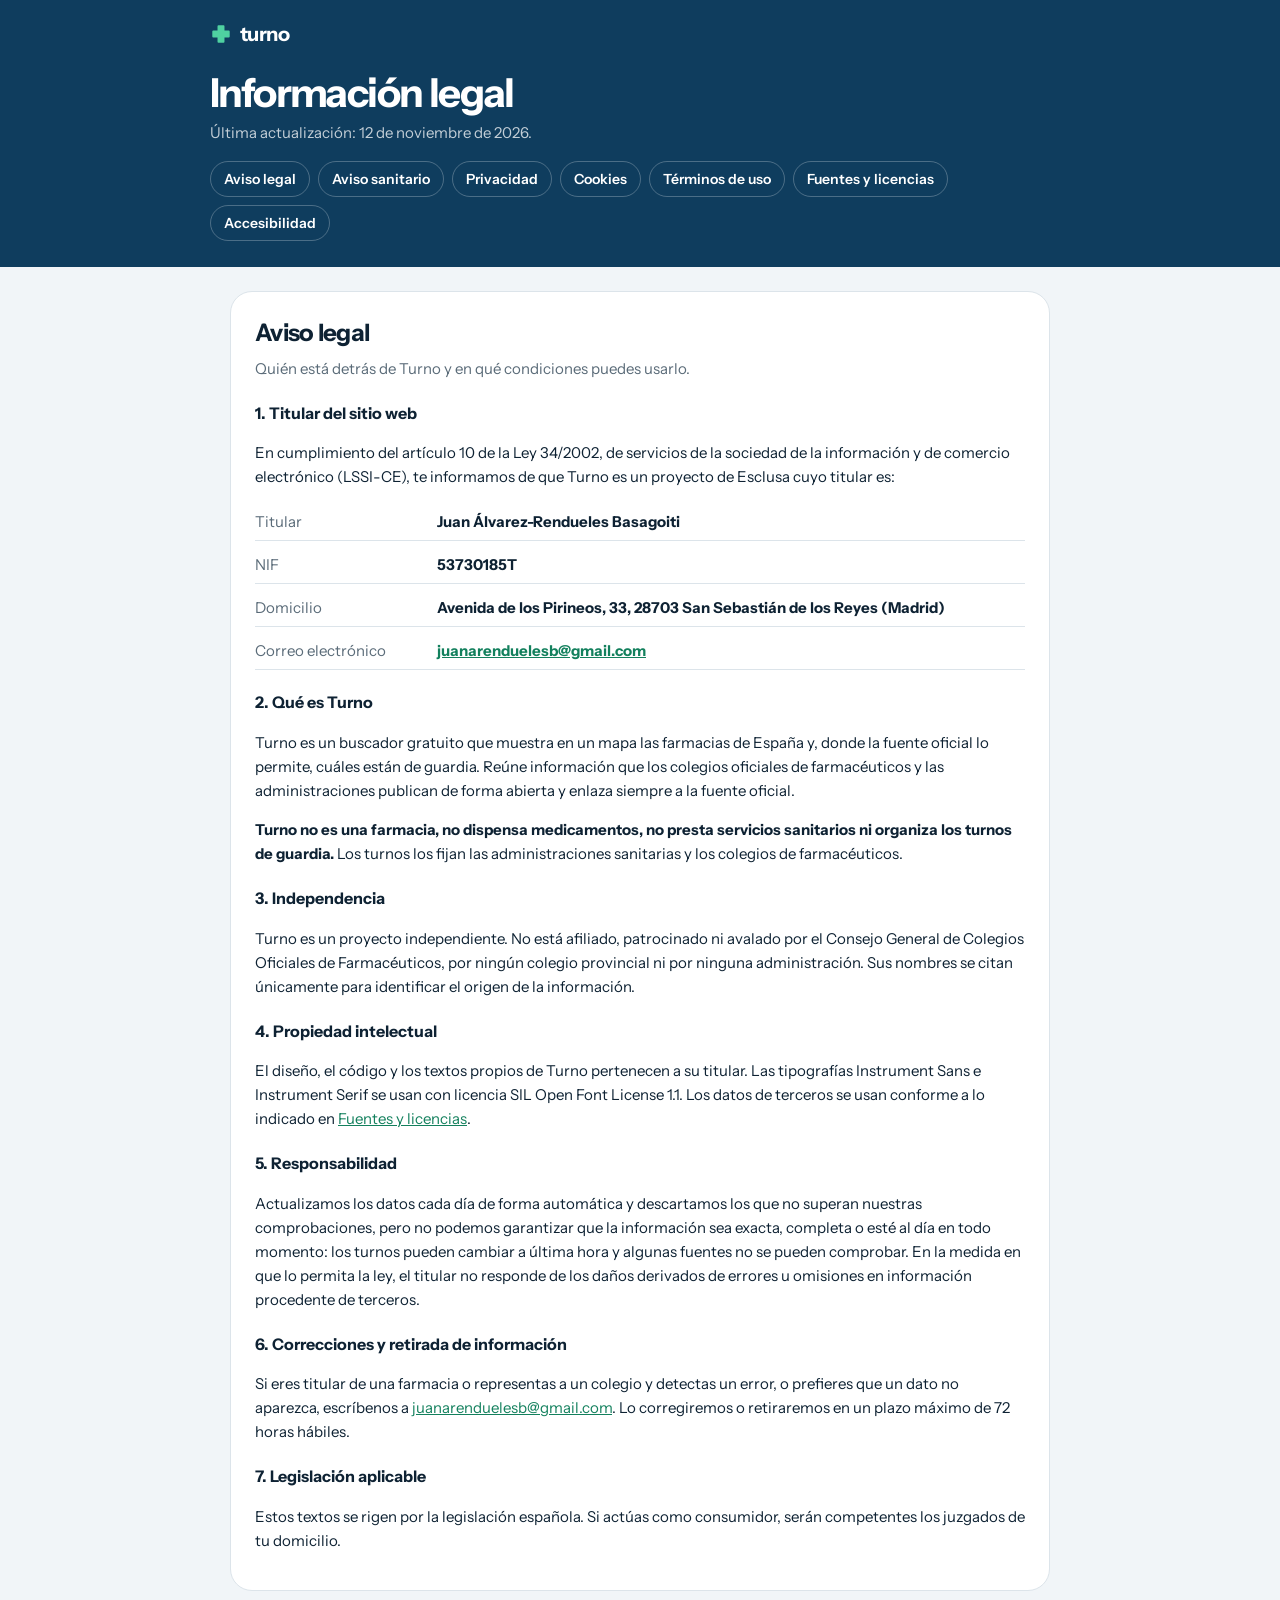
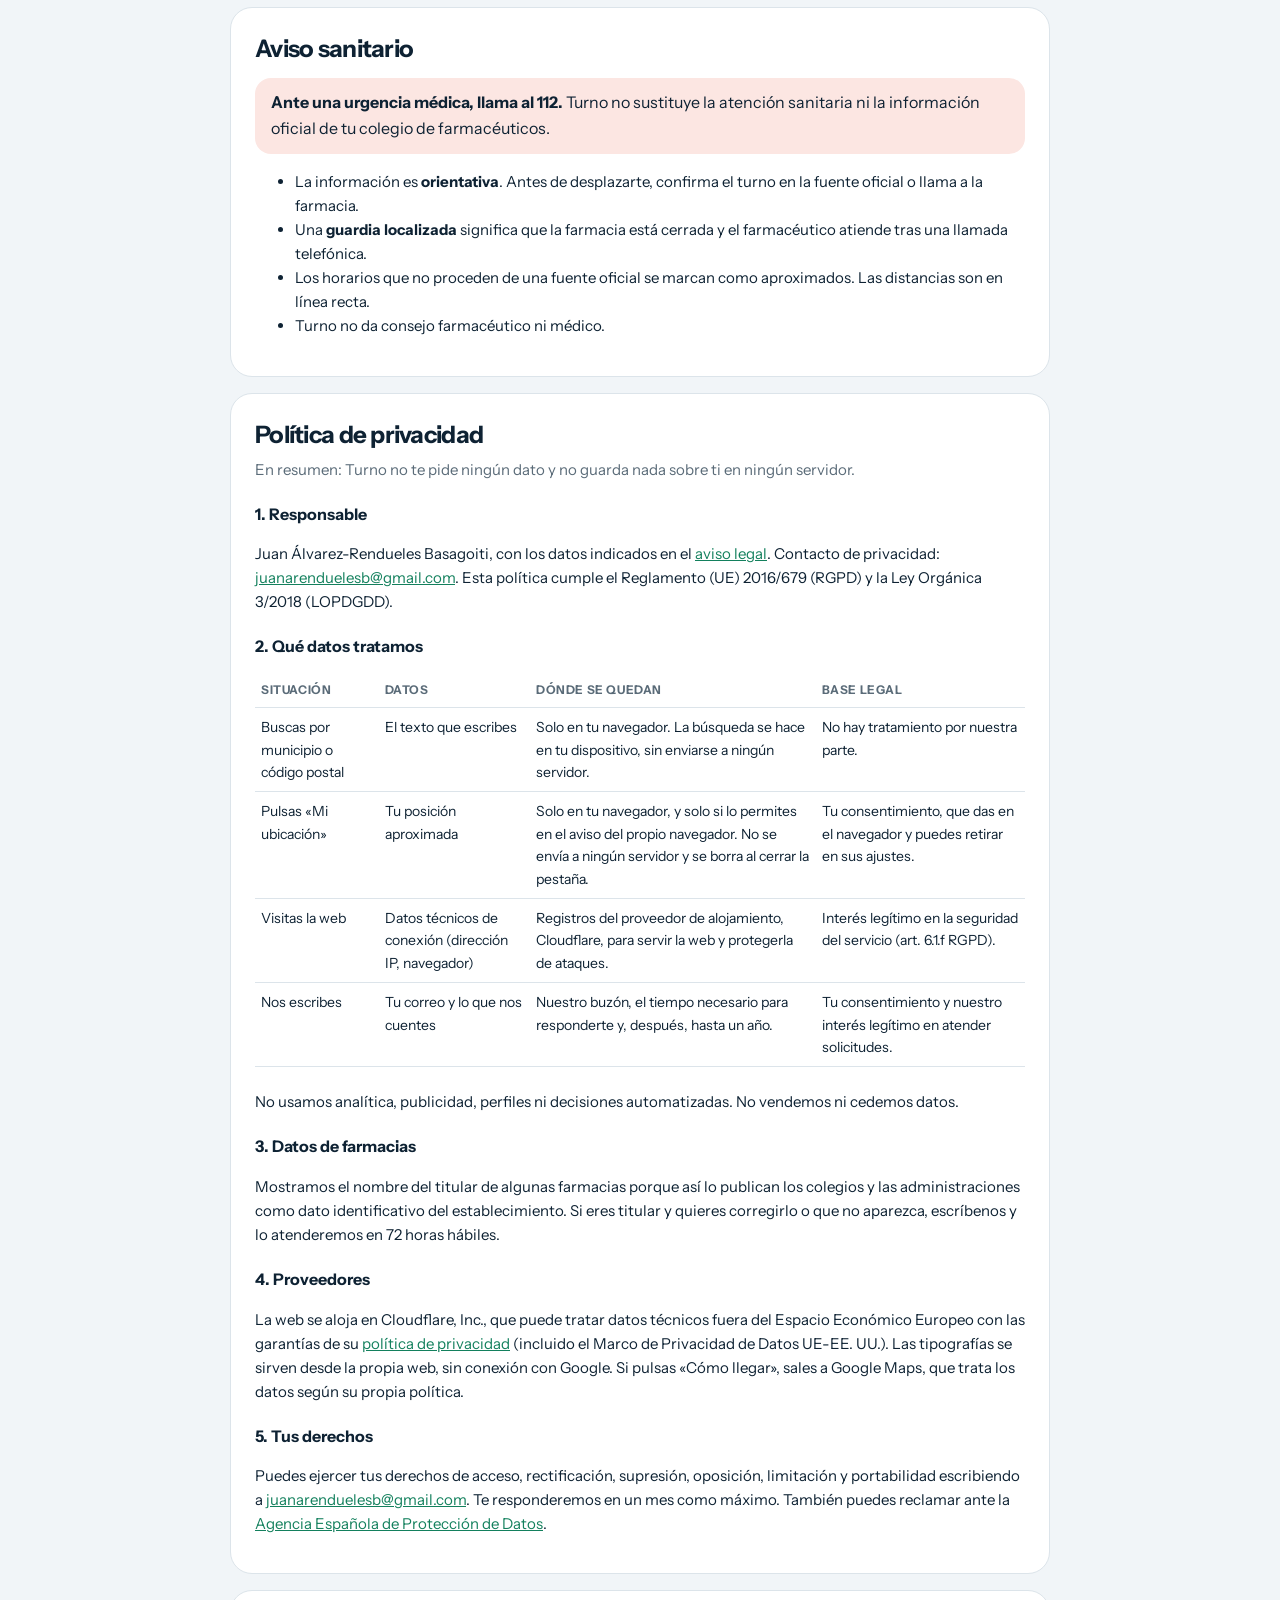
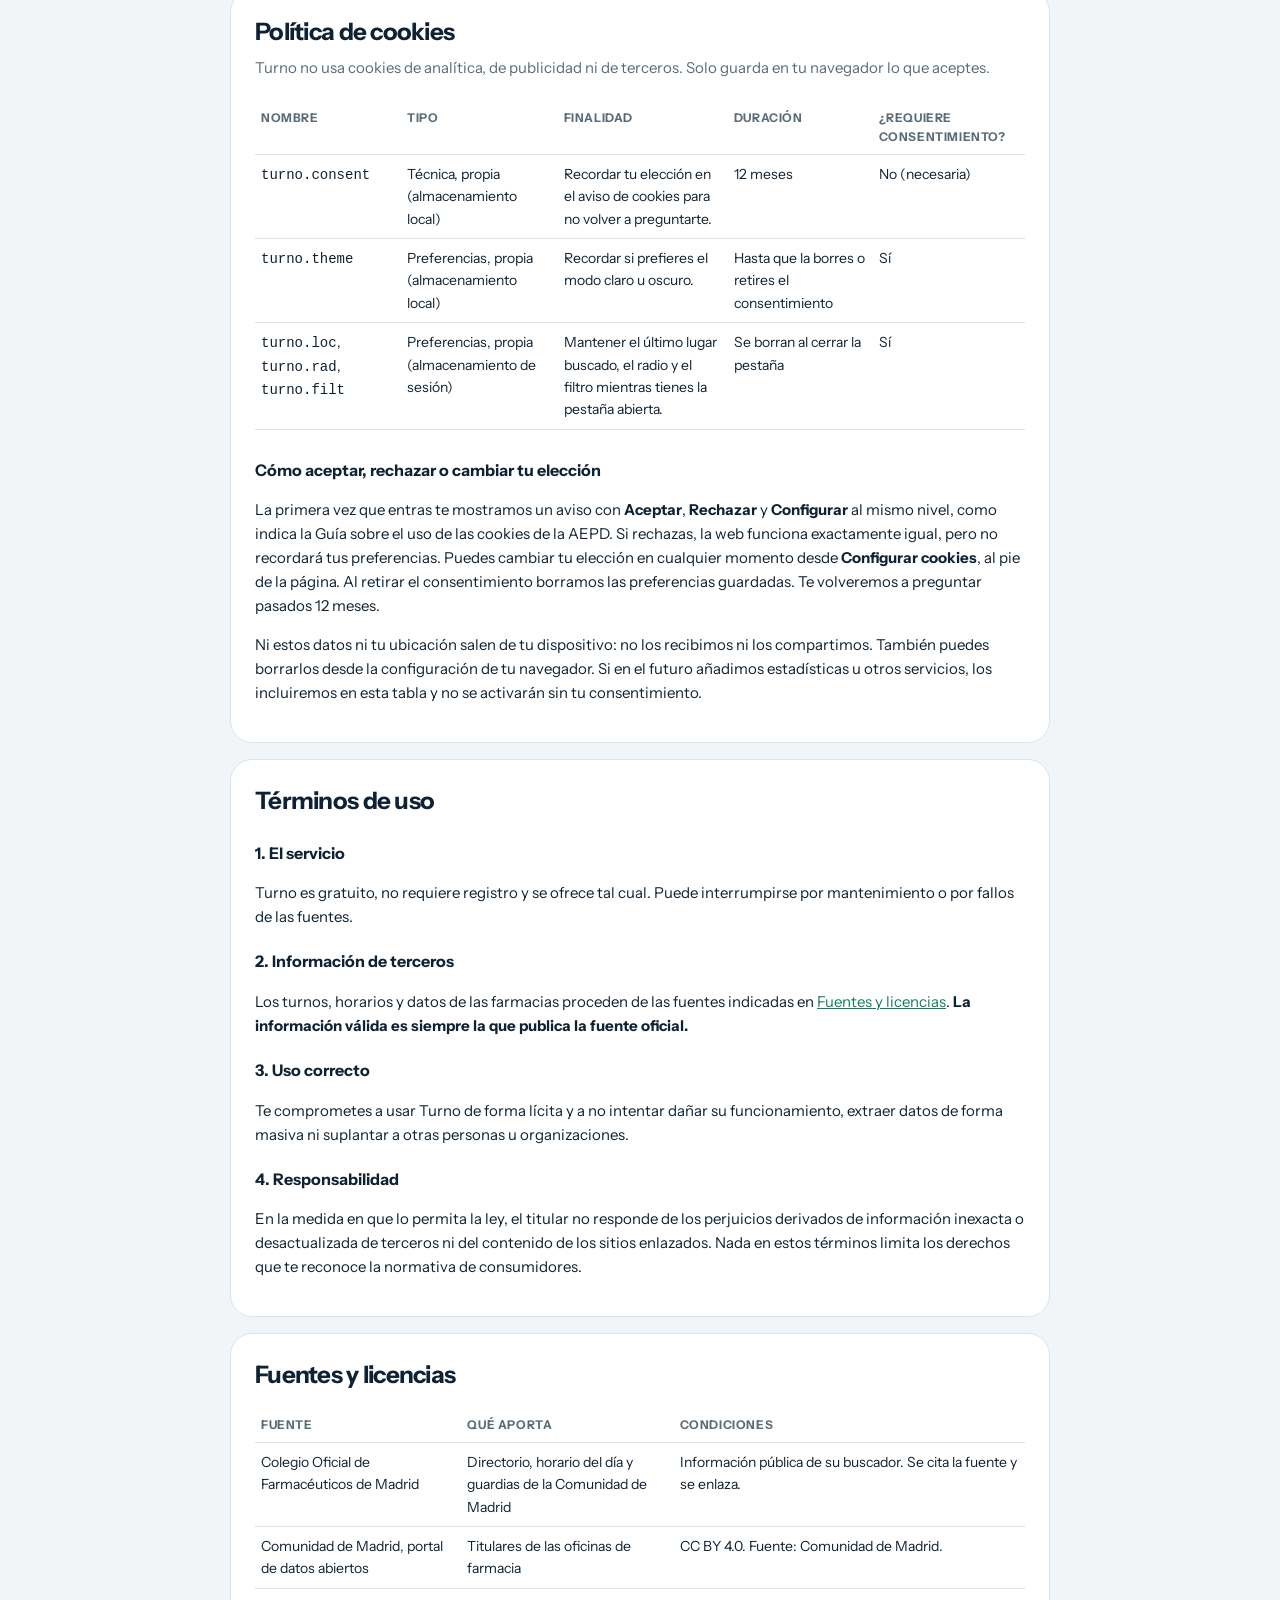
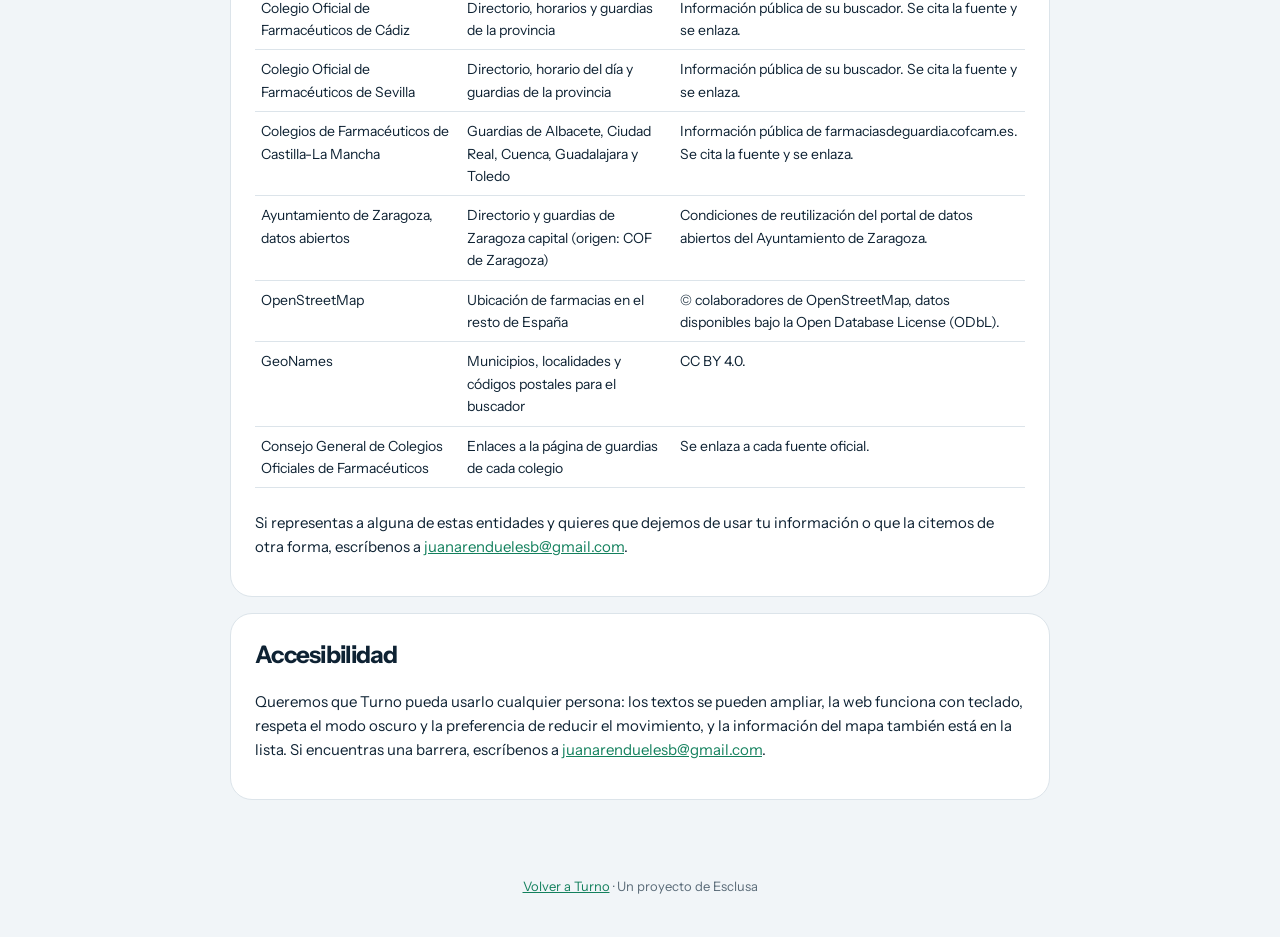
<file: site/legal.html>
<!DOCTYPE html>
<html lang="es">
<head>
<meta charset="utf-8">
<meta name="viewport" content="width=device-width,initial-scale=1">
<title>Información legal · Turno</title>
<meta name="robots" content="noindex, nofollow">
<link rel="icon" href="icons/icon.svg" type="image/svg+xml">
<style>
@font-face{font-family:"Instrument Sans";font-weight:400;font-display:swap;src:url(fonts/instrument-sans-latin-400-normal.woff2) format("woff2")}
@font-face{font-family:"Instrument Sans";font-weight:600;font-display:swap;src:url(fonts/instrument-sans-latin-600-normal.woff2) format("woff2")}
@font-face{font-family:"Instrument Sans";font-weight:700;font-display:swap;src:url(fonts/instrument-sans-latin-700-normal.woff2) format("woff2")}
:root{--surface:#F1F5F8;--ink:#0E2233;--muted:#5A6B78;--accent:#13805D;--brand:#0F3D5E;--hair:#DCE4EA;--guard:#D63B2A;--guard-t:#FCE6E2;--solid:#fff}
@media (prefers-color-scheme:dark){:root{--surface:#09131B;--ink:#E7EEF3;--muted:#93A4B1;--accent:#4CC79A;--brand:#0B2A41;--hair:#1F303D;--guard:#FF6A55;--guard-t:#3A1714;--solid:#111E28}}
*{box-sizing:border-box}
body{margin:0;background:var(--surface);color:var(--ink);font:16px/1.6 "Instrument Sans",-apple-system,BlinkMacSystemFont,"Helvetica Neue",Arial,sans-serif;-webkit-font-smoothing:antialiased}
a{color:var(--accent)}
header{background:var(--brand);color:#fff;padding:18px 20px 26px}
header .in,main{max-width:860px;margin:0 auto}
header a.home{color:#fff;text-decoration:none;font-weight:700;letter-spacing:-.03em;font-size:20px;display:inline-flex;align-items:center;gap:8px}
header a.home svg{width:22px;height:22px}
header h1{font-size:clamp(28px,4vw,40px);letter-spacing:-.04em;line-height:1.1;margin:18px 0 6px}
header p{margin:0;color:rgba(255,255,255,.75)}
nav.toc{display:flex;flex-wrap:wrap;gap:8px;margin-top:16px}
nav.toc a{color:#fff;text-decoration:none;font-size:14px;font-weight:600;border:1px solid rgba(255,255,255,.25);border-radius:999px;padding:6px 13px}
nav.toc a:hover{background:rgba(255,255,255,.1)}
main{padding:24px 20px 60px}
section{background:var(--solid);border:1px solid var(--hair);border-radius:22px;padding:22px 24px;margin-bottom:16px}
section h2{font-size:24px;letter-spacing:-.03em;margin:0 0 4px}
section .intro{color:var(--muted);margin:0 0 12px}
h3{font-size:16px;margin:20px 0 4px}
p,li{font-size:15px}
.pend{background:var(--guard-t);color:var(--guard);font-weight:700;border-radius:6px;padding:1px 6px}
ul.datos{list-style:none;padding:0;margin:8px 0;display:grid;gap:6px}
ul.datos li{display:flex;gap:12px;border-bottom:1px solid var(--hair);padding:6px 0}
ul.datos span{min-width:170px;color:var(--muted)}
.box{border-radius:16px;padding:12px 16px;background:var(--guard-t);margin:10px 0}
table{width:100%;border-collapse:collapse;font-size:14px;margin:8px 0}
th,td{border-bottom:1px solid var(--hair);padding:8px 6px;text-align:left;vertical-align:top}
th{font-size:12px;letter-spacing:.05em;text-transform:uppercase;color:var(--muted)}
.wrap-t{overflow-x:auto}
footer{color:var(--muted);font-size:13px;text-align:center;padding-bottom:40px}
</style>
</head>
<body>
<header><div class="in">
  <a class="home" href="./"><svg viewBox="0 0 24 24" aria-hidden="true"><path fill="#4FD1A1" d="M9.2 2.5h5.6a1 1 0 0 1 1 1v4.7h4.7a1 1 0 0 1 1 1v5.6a1 1 0 0 1-1 1h-4.7v4.7a1 1 0 0 1-1 1H9.2a1 1 0 0 1-1-1v-4.7H3.5a1 1 0 0 1-1-1V9.2a1 1 0 0 1 1-1h4.7V3.5a1 1 0 0 1 1-1z"/></svg>turno</a>
  <h1>Información legal</h1>
  <p>Última actualización: 12 de noviembre de 2026.</p>
  <nav class="toc"><a href="#aviso-legal">Aviso legal</a><a href="#sanitario">Aviso sanitario</a><a href="#privacidad">Privacidad</a><a href="#cookies">Cookies</a><a href="#terminos">Términos de uso</a><a href="#fuentes">Fuentes y licencias</a><a href="#accesibilidad">Accesibilidad</a></nav>
</div></header>
<main>

<section id="aviso-legal">
<h2>Aviso legal</h2>
<p class="intro">Quién está detrás de Turno y en qué condiciones puedes usarlo.</p>
<h3>1. Titular del sitio web</h3>
<p>En cumplimiento del artículo 10 de la Ley 34/2002, de servicios de la sociedad de la información y de comercio electrónico (LSSI-CE), te informamos de que Turno es un proyecto de Esclusa cuyo titular es:</p>
<ul class="datos">
<li><span>Titular</span><b>Juan Álvarez-Rendueles Basagoiti</b></li>
<li><span>NIF</span><b>53730185T</b></li>
<li><span>Domicilio</span><b>Avenida de los Pirineos, 33, 28703 San Sebastián de los Reyes (Madrid)</b></li>
<li><span>Correo electrónico</span><b><a href="mailto:juanarenduelesb@gmail.com">juanarenduelesb@gmail.com</a></b></li>
</ul>
<h3>2. Qué es Turno</h3>
<p>Turno es un buscador gratuito que muestra en un mapa las farmacias de España y, donde la fuente oficial lo permite, cuáles están de guardia. Reúne información que los colegios oficiales de farmacéuticos y las administraciones publican de forma abierta y enlaza siempre a la fuente oficial.</p>
<p><b>Turno no es una farmacia, no dispensa medicamentos, no presta servicios sanitarios ni organiza los turnos de guardia.</b> Los turnos los fijan las administraciones sanitarias y los colegios de farmacéuticos.</p>
<h3>3. Independencia</h3>
<p>Turno es un proyecto independiente. No está afiliado, patrocinado ni avalado por el Consejo General de Colegios Oficiales de Farmacéuticos, por ningún colegio provincial ni por ninguna administración. Sus nombres se citan únicamente para identificar el origen de la información.</p>
<h3>4. Propiedad intelectual</h3>
<p>El diseño, el código y los textos propios de Turno pertenecen a su titular. Las tipografías Instrument Sans e Instrument Serif se usan con licencia SIL Open Font License 1.1. Los datos de terceros se usan conforme a lo indicado en <a href="#fuentes">Fuentes y licencias</a>.</p>
<h3>5. Responsabilidad</h3>
<p>Actualizamos los datos cada día de forma automática y descartamos los que no superan nuestras comprobaciones, pero no podemos garantizar que la información sea exacta, completa o esté al día en todo momento: los turnos pueden cambiar a última hora y algunas fuentes no se pueden comprobar. En la medida en que lo permita la ley, el titular no responde de los daños derivados de errores u omisiones en información procedente de terceros.</p>
<h3>6. Correcciones y retirada de información</h3>
<p>Si eres titular de una farmacia o representas a un colegio y detectas un error, o prefieres que un dato no aparezca, escríbenos a <a href="mailto:juanarenduelesb@gmail.com">juanarenduelesb@gmail.com</a>. Lo corregiremos o retiraremos en un plazo máximo de 72 horas hábiles.</p>
<h3>7. Legislación aplicable</h3>
<p>Estos textos se rigen por la legislación española. Si actúas como consumidor, serán competentes los juzgados de tu domicilio.</p>
</section>

<section id="sanitario">
<h2>Aviso sanitario</h2>
<div class="box"><b>Ante una urgencia médica, llama al 112.</b> Turno no sustituye la atención sanitaria ni la información oficial de tu colegio de farmacéuticos.</div>
<ul>
<li>La información es <b>orientativa</b>. Antes de desplazarte, confirma el turno en la fuente oficial o llama a la farmacia.</li>
<li>Una <b>guardia localizada</b> significa que la farmacia está cerrada y el farmacéutico atiende tras una llamada telefónica.</li>
<li>Los horarios que no proceden de una fuente oficial se marcan como aproximados. Las distancias son en línea recta.</li>
<li>Turno no da consejo farmacéutico ni médico.</li>
</ul>
</section>

<section id="privacidad">
<h2>Política de privacidad</h2>
<p class="intro">En resumen: Turno no te pide ningún dato y no guarda nada sobre ti en ningún servidor.</p>
<h3>1. Responsable</h3>
<p>Juan Álvarez-Rendueles Basagoiti, con los datos indicados en el <a href="#aviso-legal">aviso legal</a>. Contacto de privacidad: <a href="mailto:juanarenduelesb@gmail.com">juanarenduelesb@gmail.com</a>. Esta política cumple el Reglamento (UE) 2016/679 (RGPD) y la Ley Orgánica 3/2018 (LOPDGDD).</p>
<h3>2. Qué datos tratamos</h3>
<div class="wrap-t"><table>
<thead><tr><th>Situación</th><th>Datos</th><th>Dónde se quedan</th><th>Base legal</th></tr></thead>
<tbody>
<tr><td>Buscas por municipio o código postal</td><td>El texto que escribes</td><td>Solo en tu navegador. La búsqueda se hace en tu dispositivo, sin enviarse a ningún servidor.</td><td>No hay tratamiento por nuestra parte.</td></tr>
<tr><td>Pulsas «Mi ubicación»</td><td>Tu posición aproximada</td><td>Solo en tu navegador, y solo si lo permites en el aviso del propio navegador. No se envía a ningún servidor y se borra al cerrar la pestaña.</td><td>Tu consentimiento, que das en el navegador y puedes retirar en sus ajustes.</td></tr>
<tr><td>Visitas la web</td><td>Datos técnicos de conexión (dirección IP, navegador)</td><td>Registros del proveedor de alojamiento, Cloudflare, para servir la web y protegerla de ataques.</td><td>Interés legítimo en la seguridad del servicio (art. 6.1.f RGPD).</td></tr>
<tr><td>Nos escribes</td><td>Tu correo y lo que nos cuentes</td><td>Nuestro buzón, el tiempo necesario para responderte y, después, hasta un año.</td><td>Tu consentimiento y nuestro interés legítimo en atender solicitudes.</td></tr>
</tbody></table></div>
<p>No usamos analítica, publicidad, perfiles ni decisiones automatizadas. No vendemos ni cedemos datos.</p>
<h3>3. Datos de farmacias</h3>
<p>Mostramos el nombre del titular de algunas farmacias porque así lo publican los colegios y las administraciones como dato identificativo del establecimiento. Si eres titular y quieres corregirlo o que no aparezca, escríbenos y lo atenderemos en 72 horas hábiles.</p>
<h3>4. Proveedores</h3>
<p>La web se aloja en Cloudflare, Inc., que puede tratar datos técnicos fuera del Espacio Económico Europeo con las garantías de su <a href="https://www.cloudflare.com/privacypolicy/" rel="noopener noreferrer">política de privacidad</a> (incluido el Marco de Privacidad de Datos UE-EE. UU.). Las tipografías se sirven desde la propia web, sin conexión con Google. Si pulsas «Cómo llegar», sales a Google Maps, que trata los datos según su propia política.</p>
<h3>5. Tus derechos</h3>
<p>Puedes ejercer tus derechos de acceso, rectificación, supresión, oposición, limitación y portabilidad escribiendo a <a href="mailto:juanarenduelesb@gmail.com">juanarenduelesb@gmail.com</a>. Te responderemos en un mes como máximo. También puedes reclamar ante la <a href="https://www.aepd.es" rel="noopener noreferrer">Agencia Española de Protección de Datos</a>.</p>
</section>

<section id="cookies">
<h2>Política de cookies</h2>
<p class="intro">Turno no usa cookies de analítica, de publicidad ni de terceros. Solo guarda en tu navegador lo que aceptes.</p>
<div class="wrap-t"><table>
<thead><tr><th>Nombre</th><th>Tipo</th><th>Finalidad</th><th>Duración</th><th>¿Requiere consentimiento?</th></tr></thead>
<tbody>
<tr><td><code>turno.consent</code></td><td>Técnica, propia (almacenamiento local)</td><td>Recordar tu elección en el aviso de cookies para no volver a preguntarte.</td><td>12 meses</td><td>No (necesaria)</td></tr>
<tr><td><code>turno.theme</code></td><td>Preferencias, propia (almacenamiento local)</td><td>Recordar si prefieres el modo claro u oscuro.</td><td>Hasta que la borres o retires el consentimiento</td><td>Sí</td></tr>
<tr><td><code>turno.loc</code>, <code>turno.rad</code>, <code>turno.filt</code></td><td>Preferencias, propia (almacenamiento de sesión)</td><td>Mantener el último lugar buscado, el radio y el filtro mientras tienes la pestaña abierta.</td><td>Se borran al cerrar la pestaña</td><td>Sí</td></tr>
</tbody></table></div>
<h3>Cómo aceptar, rechazar o cambiar tu elección</h3>
<p>La primera vez que entras te mostramos un aviso con <b>Aceptar</b>, <b>Rechazar</b> y <b>Configurar</b> al mismo nivel, como indica la Guía sobre el uso de las cookies de la AEPD. Si rechazas, la web funciona exactamente igual, pero no recordará tus preferencias. Puedes cambiar tu elección en cualquier momento desde <b>Configurar cookies</b>, al pie de la página. Al retirar el consentimiento borramos las preferencias guardadas. Te volveremos a preguntar pasados 12 meses.</p>
<p>Ni estos datos ni tu ubicación salen de tu dispositivo: no los recibimos ni los compartimos. También puedes borrarlos desde la configuración de tu navegador. Si en el futuro añadimos estadísticas u otros servicios, los incluiremos en esta tabla y no se activarán sin tu consentimiento.</p>
</section>

<section id="terminos">
<h2>Términos de uso</h2>
<h3>1. El servicio</h3>
<p>Turno es gratuito, no requiere registro y se ofrece tal cual. Puede interrumpirse por mantenimiento o por fallos de las fuentes.</p>
<h3>2. Información de terceros</h3>
<p>Los turnos, horarios y datos de las farmacias proceden de las fuentes indicadas en <a href="#fuentes">Fuentes y licencias</a>. <b>La información válida es siempre la que publica la fuente oficial.</b></p>
<h3>3. Uso correcto</h3>
<p>Te comprometes a usar Turno de forma lícita y a no intentar dañar su funcionamiento, extraer datos de forma masiva ni suplantar a otras personas u organizaciones.</p>
<h3>4. Responsabilidad</h3>
<p>En la medida en que lo permita la ley, el titular no responde de los perjuicios derivados de información inexacta o desactualizada de terceros ni del contenido de los sitios enlazados. Nada en estos términos limita los derechos que te reconoce la normativa de consumidores.</p>
</section>

<section id="fuentes">
<h2>Fuentes y licencias</h2>
<div class="wrap-t"><table>
<thead><tr><th>Fuente</th><th>Qué aporta</th><th>Condiciones</th></tr></thead>
<tbody>
<tr><td>Colegio Oficial de Farmacéuticos de Madrid</td><td>Directorio, horario del día y guardias de la Comunidad de Madrid</td><td>Información pública de su buscador. Se cita la fuente y se enlaza.</td></tr>
<tr><td>Comunidad de Madrid, portal de datos abiertos</td><td>Titulares de las oficinas de farmacia</td><td>CC BY 4.0. Fuente: Comunidad de Madrid.</td></tr>
<tr><td>Colegio Oficial de Farmacéuticos de Cádiz</td><td>Directorio, horarios y guardias de la provincia</td><td>Información pública de su buscador. Se cita la fuente y se enlaza.</td></tr>
<tr><td>Colegio Oficial de Farmacéuticos de Sevilla</td><td>Directorio, horario del día y guardias de la provincia</td><td>Información pública de su buscador. Se cita la fuente y se enlaza.</td></tr>
<tr><td>Colegios de Farmacéuticos de Castilla-La Mancha</td><td>Guardias de Albacete, Ciudad Real, Cuenca, Guadalajara y Toledo</td><td>Información pública de farmaciasdeguardia.cofcam.es. Se cita la fuente y se enlaza.</td></tr>
<tr><td>Ayuntamiento de Zaragoza, datos abiertos</td><td>Directorio y guardias de Zaragoza capital (origen: COF de Zaragoza)</td><td>Condiciones de reutilización del portal de datos abiertos del Ayuntamiento de Zaragoza.</td></tr>
<tr><td>OpenStreetMap</td><td>Ubicación de farmacias en el resto de España</td><td>© colaboradores de OpenStreetMap, datos disponibles bajo la Open Database License (ODbL).</td></tr>
<tr><td>GeoNames</td><td>Municipios, localidades y códigos postales para el buscador</td><td>CC BY 4.0.</td></tr>
<tr><td>Consejo General de Colegios Oficiales de Farmacéuticos</td><td>Enlaces a la página de guardias de cada colegio</td><td>Se enlaza a cada fuente oficial.</td></tr>
</tbody></table></div>
<p>Si representas a alguna de estas entidades y quieres que dejemos de usar tu información o que la citemos de otra forma, escríbenos a <a href="mailto:juanarenduelesb@gmail.com">juanarenduelesb@gmail.com</a>.</p>
</section>

<section id="accesibilidad">
<h2>Accesibilidad</h2>
<p>Queremos que Turno pueda usarlo cualquier persona: los textos se pueden ampliar, la web funciona con teclado, respeta el modo oscuro y la preferencia de reducir el movimiento, y la información del mapa también está en la lista. Si encuentras una barrera, escríbenos a <a href="mailto:juanarenduelesb@gmail.com">juanarenduelesb@gmail.com</a>.</p>
</section>

</main>
<footer><a href="./">Volver a Turno</a> · Un proyecto de Esclusa</footer>
</body>
</html>
</file>
